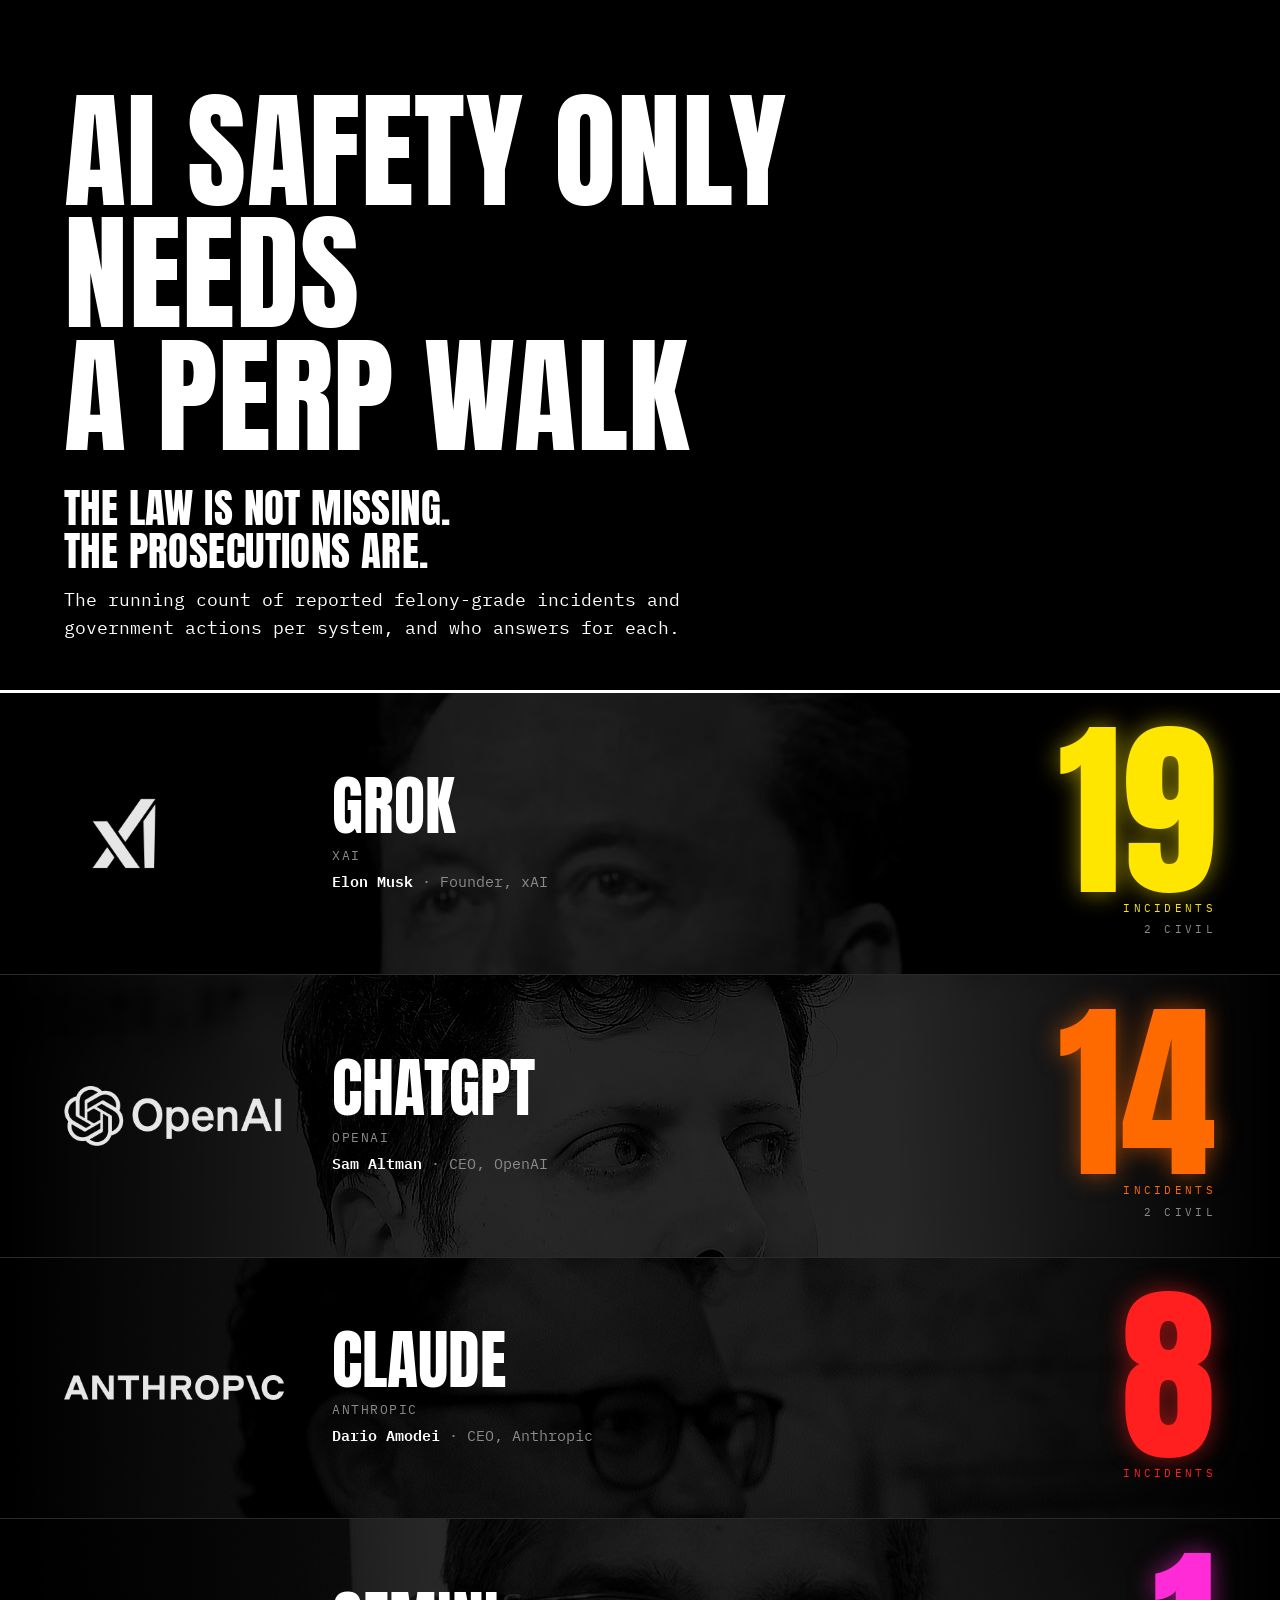
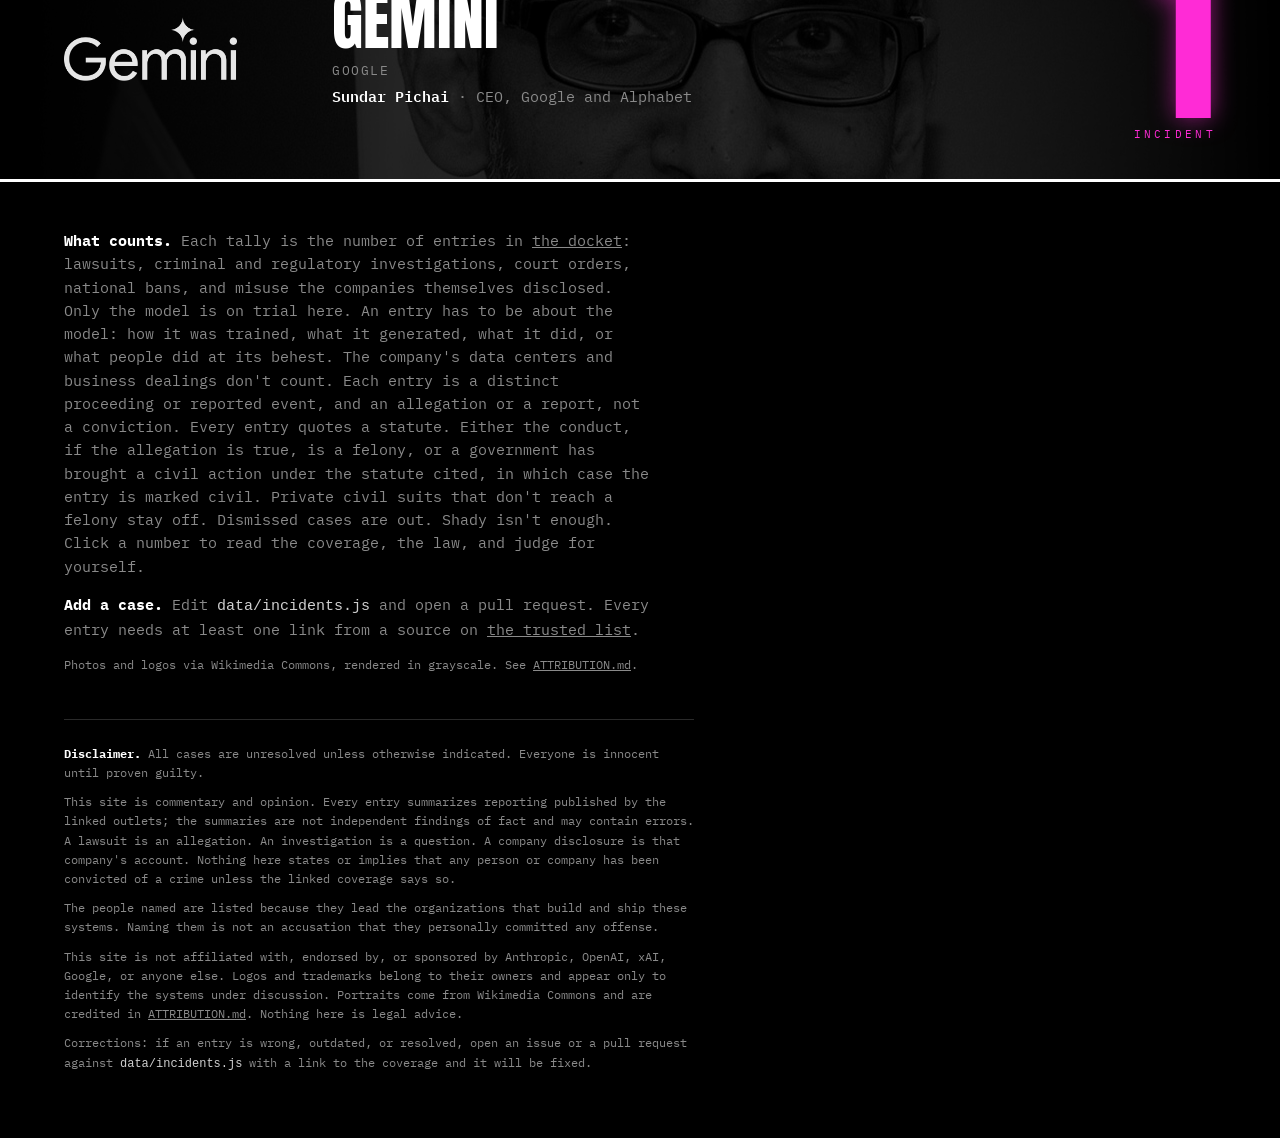
<file: index.html>
<!doctype html>
<html lang="en">
<head>
<meta charset="utf-8">
<meta name="viewport" content="width=device-width, initial-scale=1">
<title>AI Safety Only Needs a Perp Walk</title>
<meta name="description" content="A running tally of reported crimes, investigations, and lawsuits involving Claude, ChatGPT, Grok, and Gemini, and the people responsible for them.">
<link rel="icon" href="assets/icon/favicon.svg" type="image/svg+xml">
<link rel="alternate icon" href="assets/icon/favicon-32.png" sizes="32x32" type="image/png">
<link rel="apple-touch-icon" href="assets/icon/apple-touch-icon.png">
<meta name="theme-color" content="#000000">
<link rel="preconnect" href="https://fonts.googleapis.com">
<link rel="preconnect" href="https://fonts.gstatic.com" crossorigin>
<link href="https://fonts.googleapis.com/css2?family=Anton&family=IBM+Plex+Mono:wght@400;600&display=swap" rel="stylesheet">
<link rel="stylesheet" href="css/style.css">
</head>
<body>
<header class="masthead">
  <h1>AI Safety Only Needs a&nbsp;Perp&nbsp;Walk</h1>
  <h2 class="sub">The law is not missing. The&nbsp;prosecutions&nbsp;are.</h2>
  <p class="dek">The running count of reported felony-grade incidents and government actions per system, and who answers for each.</p>
</header>

<main id="board" class="board" aria-live="polite">
  <!-- rows rendered by js/app.js from data/incidents.js -->
  <noscript><p class="notice">Enable JavaScript to see the tally.</p></noscript>
</main>

<footer class="colophon">
  <p><strong>What counts.</strong> Each tally is the number of entries in <a href="data/incidents.js">the docket</a>: lawsuits, criminal and regulatory investigations, court orders, national bans, and misuse the companies themselves disclosed. Only the model is on trial here. An entry has to be about the model: how it was trained, what it generated, what it did, or what people did at its behest. The company's data centers and business dealings don't count. Each entry is a distinct proceeding or reported event, and an allegation or a report, not a conviction. Every entry quotes a statute. Either the conduct, if the allegation is true, is a felony, or a government has brought a civil action under the statute cited, in which case the entry is marked civil. Private civil suits that don't reach a felony stay off. Dismissed cases are out. Shady isn't enough. Click a number to read the coverage, the law, and judge for yourself.</p>
  <p><strong>Add a case.</strong> Edit <code>data/incidents.js</code> and open a pull request. Every entry needs at least one link from a source on <a href="SOURCES.md">the trusted list</a>.</p>
  <p class="fine">Photos and logos via Wikimedia Commons, rendered in grayscale. See <a href="ATTRIBUTION.md">ATTRIBUTION.md</a>.</p>
</footer>

<aside class="disclaimer" aria-label="Disclaimer">
  <p><strong>Disclaimer.</strong> All cases are unresolved unless otherwise indicated. Everyone is innocent until proven guilty.</p>
  <p>This site is commentary and opinion. Every entry summarizes reporting published by the linked outlets; the summaries are not independent findings of fact and may contain errors. A lawsuit is an allegation. An investigation is a question. A company disclosure is that company's account. Nothing here states or implies that any person or company has been convicted of a crime unless the linked coverage says so.</p>
  <p>The people named are listed because they lead the organizations that build and ship these systems. Naming them is not an accusation that they personally committed any offense.</p>
  <p>This site is not affiliated with, endorsed by, or sponsored by Anthropic, OpenAI, xAI, Google, or anyone else. Logos and trademarks belong to their owners and appear only to identify the systems under discussion. Portraits come from Wikimedia Commons and are credited in <a href="ATTRIBUTION.md">ATTRIBUTION.md</a>. Nothing here is legal advice.</p>
  <p>Corrections: if an entry is wrong, outdated, or resolved, open an issue or a pull request against <code>data/incidents.js</code> with a link to the coverage and it will be fixed.</p>
</aside>

<script src="data/incidents.js"></script>
<script src="js/app.js"></script>
</body>
</html>
</file>
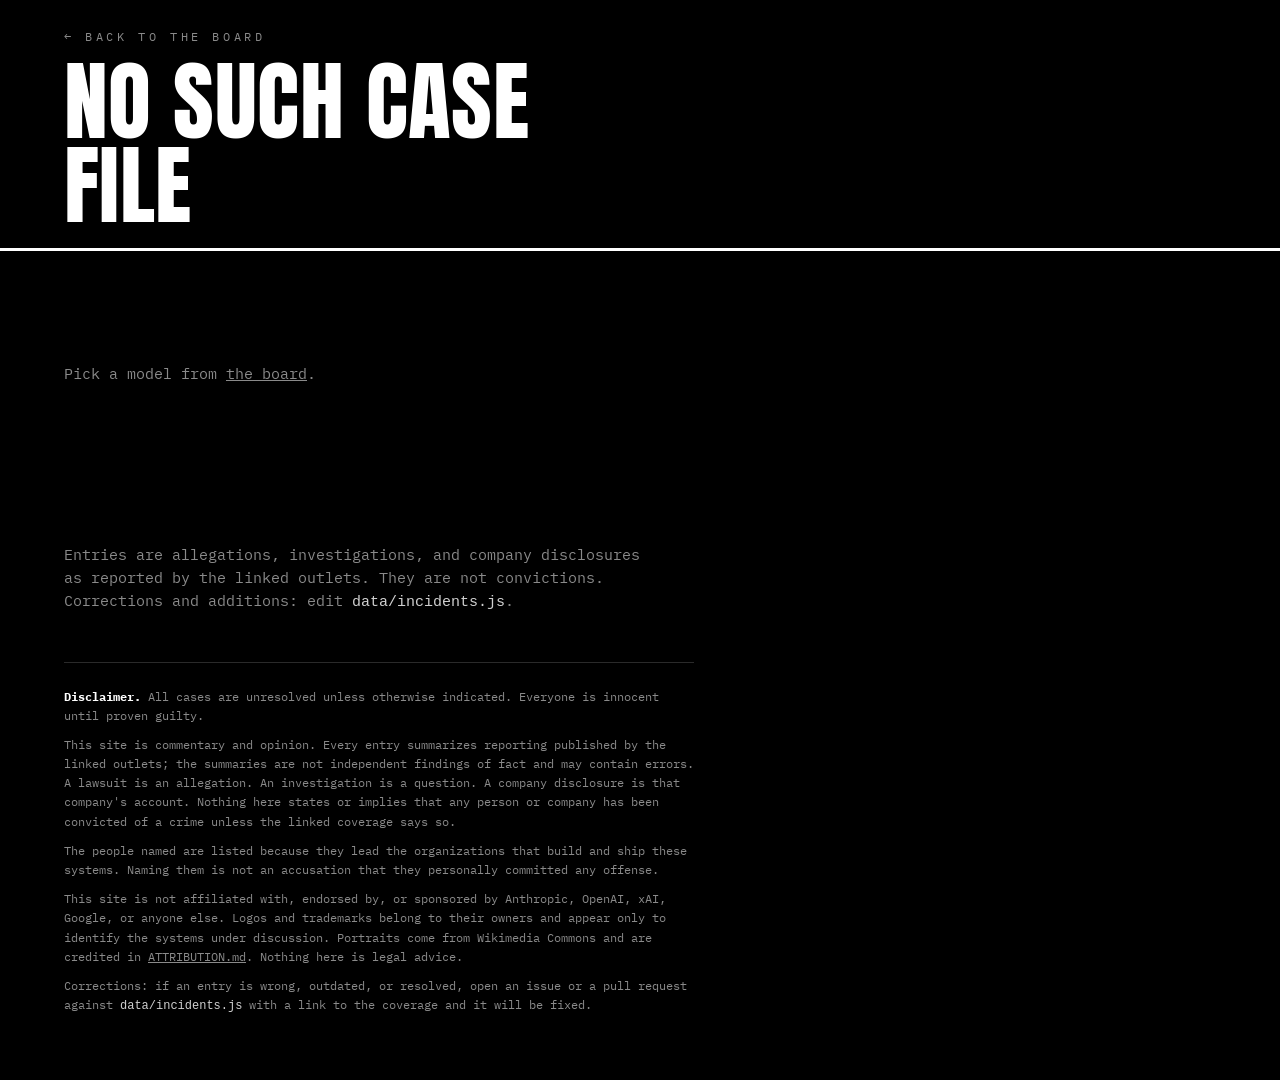
<file: cases.html>
<!doctype html>
<html lang="en">
<head>
<meta charset="utf-8">
<meta name="viewport" content="width=device-width, initial-scale=1">
<title>Case file | AI Safety Only Needs a Perp Walk</title>
<link rel="icon" href="assets/icon/favicon.svg" type="image/svg+xml">
<link rel="alternate icon" href="assets/icon/favicon-32.png" sizes="32x32" type="image/png">
<link rel="apple-touch-icon" href="assets/icon/apple-touch-icon.png">
<meta name="theme-color" content="#000000">
<link rel="preconnect" href="https://fonts.googleapis.com">
<link rel="preconnect" href="https://fonts.gstatic.com" crossorigin>
<link href="https://fonts.googleapis.com/css2?family=Anton&family=IBM+Plex+Mono:wght@400;600&display=swap" rel="stylesheet">
<link rel="stylesheet" href="css/style.css">
</head>
<body class="cases-page">
<header class="masthead masthead--small">
  <p class="kicker"><a href="index.html">&larr; Back to the board</a></p>
  <div id="case-head"></div>
</header>

<main id="cases" class="cases">
  <noscript><p class="notice">Enable JavaScript to see the case file.</p></noscript>
</main>

<footer class="colophon">
  <p>Entries are allegations, investigations, and company disclosures as reported by the linked outlets. They are not convictions. Corrections and additions: edit <code>data/incidents.js</code>.</p>
</footer>

<aside class="disclaimer" aria-label="Disclaimer">
  <p><strong>Disclaimer.</strong> All cases are unresolved unless otherwise indicated. Everyone is innocent until proven guilty.</p>
  <p>This site is commentary and opinion. Every entry summarizes reporting published by the linked outlets; the summaries are not independent findings of fact and may contain errors. A lawsuit is an allegation. An investigation is a question. A company disclosure is that company's account. Nothing here states or implies that any person or company has been convicted of a crime unless the linked coverage says so.</p>
  <p>The people named are listed because they lead the organizations that build and ship these systems. Naming them is not an accusation that they personally committed any offense.</p>
  <p>This site is not affiliated with, endorsed by, or sponsored by Anthropic, OpenAI, xAI, Google, or anyone else. Logos and trademarks belong to their owners and appear only to identify the systems under discussion. Portraits come from Wikimedia Commons and are credited in <a href="ATTRIBUTION.md">ATTRIBUTION.md</a>. Nothing here is legal advice.</p>
  <p>Corrections: if an entry is wrong, outdated, or resolved, open an issue or a pull request against <code>data/incidents.js</code> with a link to the coverage and it will be fixed.</p>
</aside>

<script src="data/incidents.js"></script>
<script src="js/app.js"></script>
</body>
</html>
</file>
<file: css/style.css>
/* AI Safety Only Needs a Perp Walk. Black and white, with the numbers in blood. */

:root {
  --ink: #ffffff;
  --paper: #000000;
  --mute: #8a8a8a;
  --rule: #2a2a2a;
  --display: "Anton", Impact, "Arial Narrow Bold", sans-serif;
  --mono: "IBM Plex Mono", "SF Mono", Menlo, Consolas, monospace;
}

* { box-sizing: border-box; }

html { background: var(--paper); }

body {
  margin: 0;
  min-height: 100vh;
  color: var(--ink);
  background: var(--paper);
  font-family: var(--mono);
  font-size: 15px;
  line-height: 1.55;
  -webkit-font-smoothing: antialiased;
}

a { color: inherit; }

/* ---------- Masthead ---------- */

.masthead {
  padding: clamp(32px, 7vw, 96px) clamp(16px, 5vw, 64px) clamp(24px, 4vw, 48px);
  border-bottom: 3px solid var(--ink);
}

.kicker {
  margin: 0 0 12px;
  font-size: 12px;
  letter-spacing: 0.3em;
  text-transform: uppercase;
  color: var(--mute);
}
.kicker a { text-decoration: none; }
.kicker a:hover { color: var(--ink); }

.masthead h1 {
  margin: 0;
  font-family: var(--display);
  font-weight: 400;
  font-size: clamp(44px, 10vw, 140px);
  line-height: 0.96;
  letter-spacing: 0.005em;
  text-transform: uppercase;
  max-width: 12ch;
}

.sub {
  margin: 28px 0 0;
  font-family: var(--display);
  font-weight: 400;
  font-size: clamp(22px, 3.2vw, 44px);
  line-height: 1.05;
  letter-spacing: 0.01em;
  text-transform: uppercase;
  color: var(--ink);
  max-width: 24ch;
}

.dek {
  max-width: 62ch;
  margin: 14px 0 0;
  font-size: clamp(15px, 1.5vw, 18px);
  color: var(--ink);
}

.masthead--small { padding-top: 28px; padding-bottom: 20px; }
.masthead--small h1 { font-size: clamp(36px, 7vw, 88px); }
.masthead--small .who { margin: 10px 0 0; color: var(--mute); }
.masthead--small .who b { color: var(--ink); font-weight: 600; }

/* ---------- The board ---------- */

.board { display: block; }

.row {
  position: relative;
  isolation: isolate;
  display: grid;
  grid-template-columns: minmax(120px, 220px) 1fr auto;
  align-items: center;
  gap: clamp(16px, 4vw, 48px);
  min-height: clamp(160px, 24vw, 260px);
  padding: clamp(20px, 3vw, 36px) clamp(16px, 5vw, 64px);
  border-bottom: 1px solid var(--rule);
  overflow: hidden;
}
.row:last-child { border-bottom: 3px solid var(--ink); }

/* The head of the company, lightly visible behind the row. */
.row .head {
  position: absolute;
  inset: 0;
  z-index: -1;
  background-repeat: no-repeat;
  background-size: cover;
  background-position: var(--head-pos, 62% 18%);
  filter: grayscale(1) contrast(1.15);
  opacity: 0.16;
  -webkit-mask-image: linear-gradient(90deg, transparent 0%, #000 35%, #000 70%, transparent 100%);
          mask-image: linear-gradient(90deg, transparent 0%, #000 35%, #000 70%, transparent 100%);
  transition: opacity 240ms ease;
}
.row:hover .head { opacity: 0.26; }

/* Logos are painted as a white silhouette through a mask (set inline in app.js), so any source color reads as grayscale. */
.logo {
  display: block;
  width: 100%;
  height: 64px;
  background: var(--ink);
  opacity: 0.9;
  -webkit-mask-repeat: no-repeat;
          mask-repeat: no-repeat;
  -webkit-mask-position: left center;
          mask-position: left center;
  -webkit-mask-size: contain;
          mask-size: contain;
}
.logo--tall { height: 88px; max-width: 120px; }

.meta .model {
  margin: 0;
  font-family: var(--display);
  font-weight: 400;
  font-size: clamp(30px, 5vw, 64px);
  line-height: 1;
  text-transform: uppercase;
}
.meta .company { margin: 8px 0 0; color: var(--mute); font-size: 13px; letter-spacing: 0.12em; text-transform: uppercase; }
.meta .person { margin: 4px 0 0; }
.meta .person b { font-weight: 600; }
.meta .person span { color: var(--mute); }

/* The number. */
.tally {
  justify-self: end;
  text-align: right;
  text-decoration: none;
  display: block;
}
.tally .count {
  display: block;
  font-family: var(--display);
  font-size: clamp(88px, 15vw, 200px);
  line-height: 0.85;
  color: var(--hot);
  text-shadow: 0 0 24px color-mix(in srgb, var(--hot) 55%, transparent);
  transition: transform 160ms ease, text-shadow 160ms ease;
}
.tally .label {
  display: block;
  margin-top: 8px;
  font-size: 11px;
  letter-spacing: 0.3em;
  text-transform: uppercase;
  color: var(--hot);
}
.tally .label-civil { color: var(--mute); margin-top: 4px; }
.tally:hover .count, .tally:focus-visible .count {
  transform: scale(1.04);
  text-shadow: 0 0 48px var(--hot);
}
.tally:focus-visible { outline: 2px solid var(--hot); outline-offset: 8px; }

/* ---------- Case file ---------- */

.cases { padding: clamp(24px, 4vw, 48px) clamp(16px, 5vw, 64px); max-width: 1100px; }

.case {
  display: grid;
  grid-template-columns: 96px 1fr;
  gap: 24px;
  padding: 28px 0;
  border-bottom: 1px solid var(--rule);
}
.case .num {
  font-family: var(--display);
  font-size: 56px;
  line-height: 0.9;
  color: var(--hot);
}
.case .date { color: var(--mute); font-size: 12px; letter-spacing: 0.2em; text-transform: uppercase; margin: 0 0 6px; }
.case h2 { margin: 0; font-family: var(--display); font-weight: 400; font-size: clamp(22px, 3vw, 34px); line-height: 1.05; text-transform: uppercase; }
.case .status {
  display: inline-block;
  margin: 10px 0 0;
  padding: 3px 8px;
  border: 1px solid var(--hot);
  color: var(--hot);
  font-size: 11px;
  letter-spacing: 0.2em;
  text-transform: uppercase;
}
.case .status--civil { margin-left: 6px; border-color: var(--mute); color: var(--mute); }
.case .summary { margin: 14px 0 0; color: #d6d6d6; max-width: 70ch; }
.statute {
  margin: 18px 0 0;
  padding: 14px 18px;
  border-left: 3px solid var(--hot);
  background: #0a0a0a;
  max-width: 78ch;
}
.statute-label { margin: 0 0 6px; font-size: 11px; letter-spacing: 0.3em; text-transform: uppercase; color: var(--hot); }
.statute--civil { border-left-color: var(--mute); }
.statute--civil .statute-label, .statute--civil .statute-quote::before, .statute--civil .statute-quote::after, .statute--civil .statute-penalty b { color: #cfcfcf; }
.statute-cite { margin: 0; font-weight: 600; }
.statute-cite a { text-decoration-color: var(--mute); text-underline-offset: 3px; }
.statute-cite a:hover { text-decoration-color: var(--hot); }
.statute-title { font-weight: 400; color: #cfcfcf; }
.statute-juris { font-weight: 400; color: var(--mute); font-size: 12px; letter-spacing: 0.12em; text-transform: uppercase; margin-left: 6px; }
.statute-quote { margin: 10px 0 0; padding: 0; color: var(--ink); font-size: 14px; line-height: 1.6; }
.statute-quote::before { content: "\201C"; color: var(--hot); }
.statute-quote::after { content: "\201D"; color: var(--hot); }
.statute-translation { margin: 8px 0 0; color: #bdbdbd; font-size: 13px; font-style: italic; }
.statute-penalty { margin: 10px 0 0; color: #e6e6e6; font-size: 13px; }
.statute-penalty b { color: var(--hot); font-weight: 600; }
.statute-note { margin: 8px 0 0; color: var(--mute); font-size: 13px; }

.case .coverage { margin: 16px 0 0; padding: 0; list-style: none; }
.case .coverage li { margin: 6px 0; }
.case .coverage a { text-decoration-color: var(--mute); text-underline-offset: 3px; }
.case .coverage a:hover { text-decoration-color: var(--hot); }
.case .coverage .outlet { color: var(--mute); }

.empty { color: var(--mute); padding: 48px 0; }

/* ---------- Footer ---------- */

.colophon {
  padding: 32px clamp(16px, 5vw, 64px) 32px;
  color: var(--mute);
  max-width: 80ch;
}
.colophon strong { color: var(--ink); }
.colophon code { color: #cfcfcf; }
.fine { font-size: 12px; }

.disclaimer {
  margin: 0 clamp(16px, 5vw, 64px);
  padding: 24px 0 56px;
  border-top: 1px solid var(--rule);
  color: var(--mute);
  font-size: 12px;
  line-height: 1.6;
  max-width: 90ch;
}
.disclaimer p { margin: 0 0 10px; }
.disclaimer strong { color: var(--ink); }
.disclaimer code { color: #cfcfcf; }
.notice { padding: 24px; }

/* ---------- Small screens ---------- */

@media (max-width: 720px) {
  .row {
    grid-template-columns: 1fr auto;
    grid-template-areas: "logo logo" "meta tally";
    min-height: 0;
  }
  .row .logo-wrap { grid-area: logo; }
  .row .meta { grid-area: meta; }
  .row .tally { grid-area: tally; }
  .logo { height: 36px; max-width: 160px; }
  .logo--tall { height: 48px; max-width: 64px; }
  .row .head { opacity: 0.14; }
  .case { grid-template-columns: 1fr; gap: 8px; }
  .case .num { font-size: 40px; }
}

@media (prefers-reduced-motion: reduce) {
  .tally .count, .row .head { transition: none; }
}
</file>
